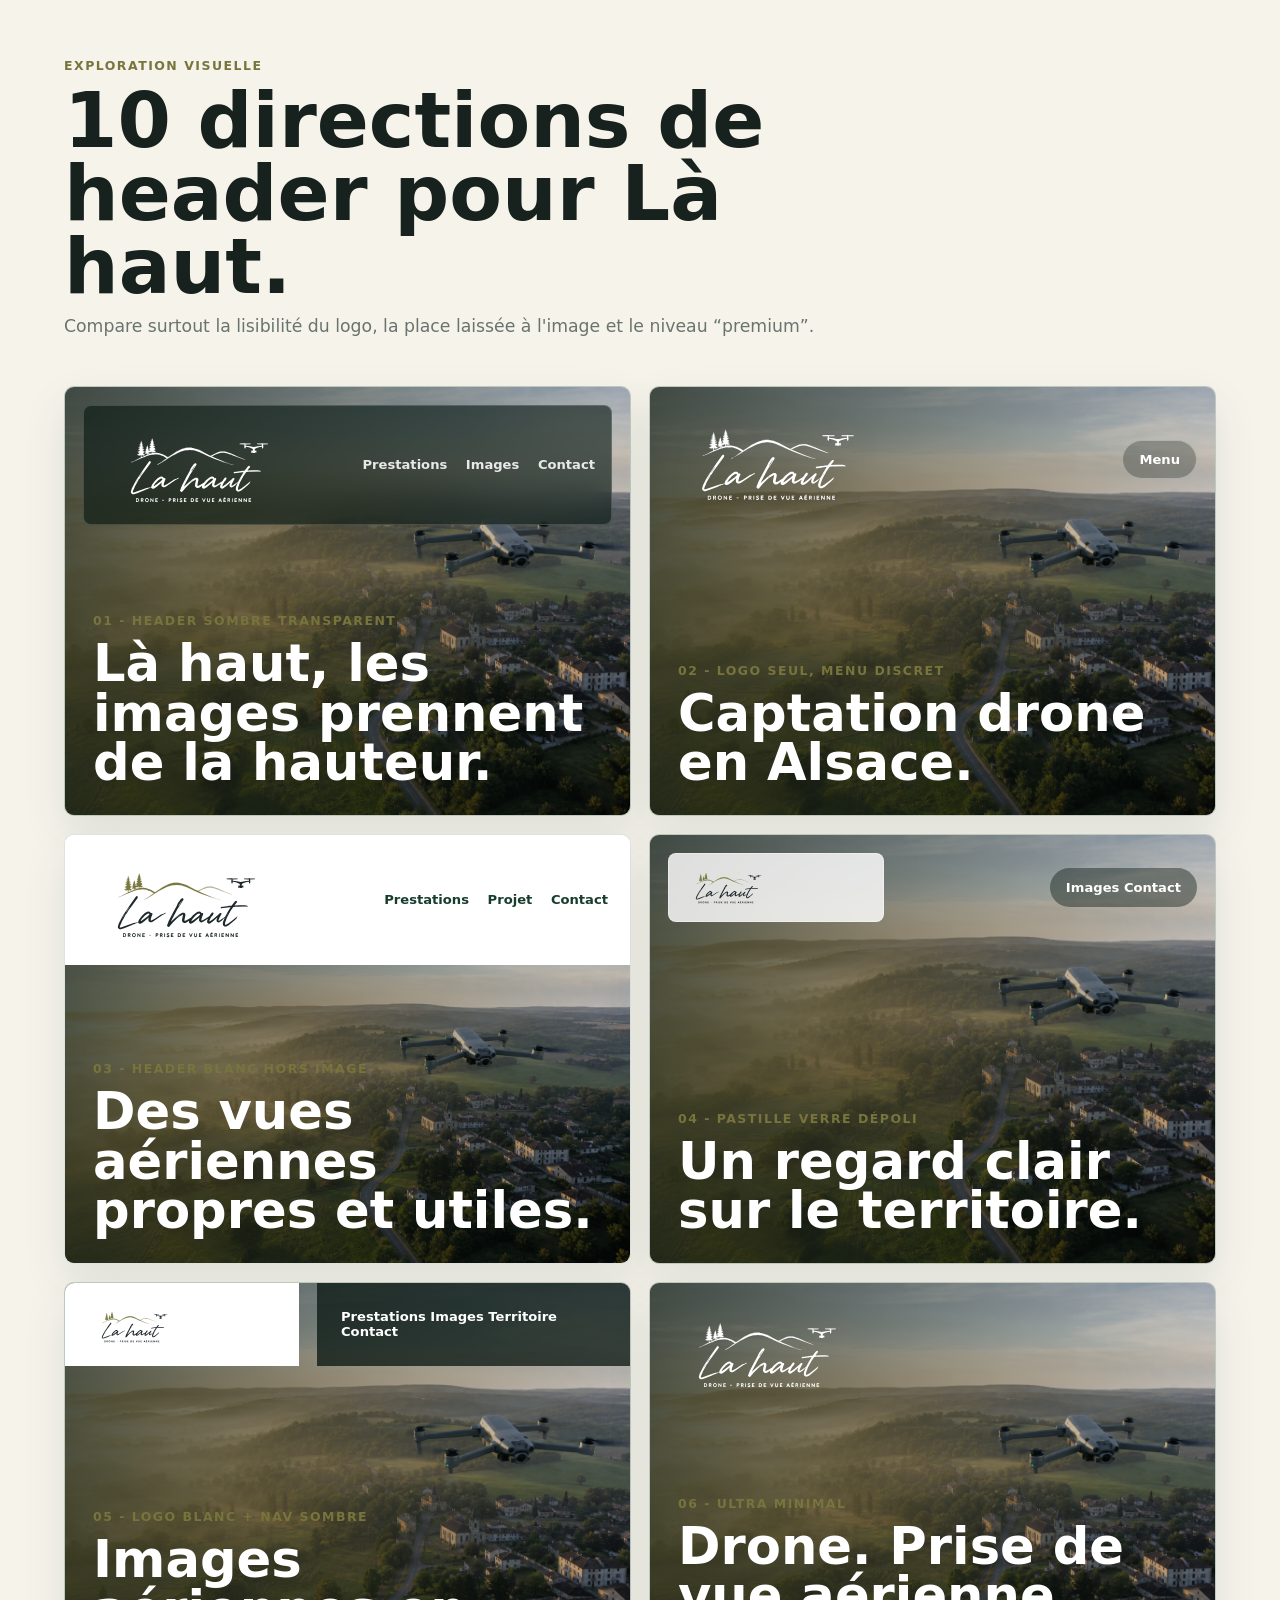
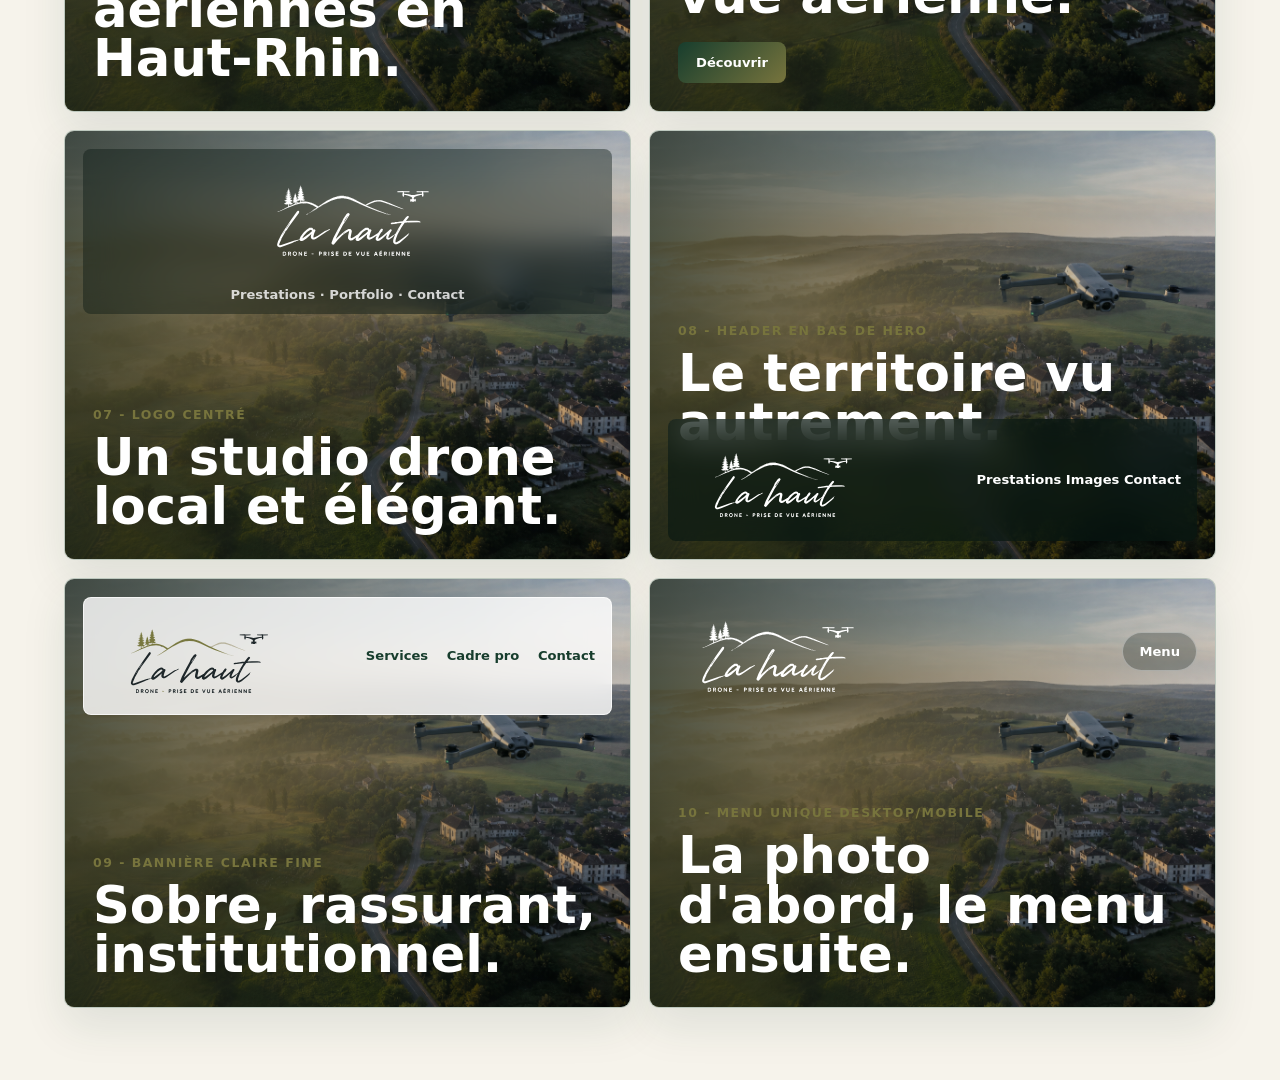
<file: maquettes.html>
<!doctype html>
<html lang="fr">
  <head>
    <meta charset="utf-8" />
    <meta name="viewport" content="width=device-width, initial-scale=1" />
    <title>Maquettes visuelles | Là haut</title>
    <link rel="stylesheet" href="maquettes.css" />
  </head>
  <body>
    <main>
      <section class="intro">
        <p>Exploration visuelle</p>
        <h1>10 directions de header pour Là haut.</h1>
        <span>Compare surtout la lisibilité du logo, la place laissée à l'image et le niveau “premium”.</span>
      </section>

      <section class="mockup-grid" aria-label="Maquettes de header">
        <article class="mockup dark-bar">
          <div class="hero-bg"></div>
          <header>
            <img src="assets/logo-la-haut.svg" alt="Là haut" />
            <nav>Prestations <span>Images</span> Contact</nav>
          </header>
          <div class="copy">
            <small>01 - Header sombre transparent</small>
            <h2>Là haut, les images prennent de la hauteur.</h2>
          </div>
        </article>

        <article class="mockup floating-logo">
          <div class="hero-bg"></div>
          <header>
            <img src="assets/logo-la-haut.svg" alt="Là haut" />
            <button>Menu</button>
          </header>
          <div class="copy">
            <small>02 - Logo seul, menu discret</small>
            <h2>Captation drone en Alsace.</h2>
          </div>
        </article>

        <article class="mockup white-top">
          <header>
            <img src="assets/logo-la-haut.svg" alt="Là haut" />
            <nav>Prestations <span>Projet</span> Contact</nav>
          </header>
          <div class="hero-bg"></div>
          <div class="copy">
            <small>03 - Header blanc hors image</small>
            <h2>Des vues aériennes propres et utiles.</h2>
          </div>
        </article>

        <article class="mockup glass-chip">
          <div class="hero-bg"></div>
          <header>
            <a><img src="assets/logo-la-haut.svg" alt="Là haut" /></a>
            <nav>Images Contact</nav>
          </header>
          <div class="copy">
            <small>04 - Pastille verre dépoli</small>
            <h2>Un regard clair sur le territoire.</h2>
          </div>
        </article>

        <article class="mockup split">
          <div class="hero-bg"></div>
          <header>
            <div><img src="assets/logo-la-haut.svg" alt="Là haut" /></div>
            <nav>Prestations Images Territoire Contact</nav>
          </header>
          <div class="copy">
            <small>05 - Logo blanc + nav sombre</small>
            <h2>Images aériennes en Haut-Rhin.</h2>
          </div>
        </article>

        <article class="mockup minimal">
          <div class="hero-bg"></div>
          <header>
            <img src="assets/logo-la-haut.svg" alt="Là haut" />
          </header>
          <div class="copy">
            <small>06 - Ultra minimal</small>
            <h2>Drone. Prise de vue aérienne.</h2>
            <button>Découvrir</button>
          </div>
        </article>

        <article class="mockup centered">
          <div class="hero-bg"></div>
          <header>
            <img src="assets/logo-la-haut.svg" alt="Là haut" />
            <nav>Prestations · Portfolio · Contact</nav>
          </header>
          <div class="copy">
            <small>07 - Logo centré</small>
            <h2>Un studio drone local et élégant.</h2>
          </div>
        </article>

        <article class="mockup bottom-nav">
          <div class="hero-bg"></div>
          <div class="copy">
            <small>08 - Header en bas de héro</small>
            <h2>Le territoire vu autrement.</h2>
          </div>
          <header>
            <img src="assets/logo-la-haut.svg" alt="Là haut" />
            <nav>Prestations Images Contact</nav>
          </header>
        </article>

        <article class="mockup pale-band">
          <div class="hero-bg"></div>
          <header>
            <img src="assets/logo-la-haut.svg" alt="Là haut" />
            <nav>Services <span>Cadre pro</span> Contact</nav>
          </header>
          <div class="copy">
            <small>09 - Bannière claire fine</small>
            <h2>Sobre, rassurant, institutionnel.</h2>
          </div>
        </article>

        <article class="mockup menu-only">
          <div class="hero-bg"></div>
          <header>
            <img src="assets/logo-la-haut.svg" alt="Là haut" />
            <button>Menu</button>
          </header>
          <div class="copy">
            <small>10 - Menu unique desktop/mobile</small>
            <h2>La photo d'abord, le menu ensuite.</h2>
          </div>
        </article>
      </section>
    </main>
  </body>
</html>
</file>
<file: maquettes.css>
:root {
  --ink: #17211d;
  --muted: #6a746e;
  --paper: #f6f3eb;
  --forest: #173d2d;
  --moss: #77743d;
  --white: #fff;
}

* {
  box-sizing: border-box;
}

body {
  margin: 0;
  color: var(--ink);
  background: var(--paper);
  font-family: Inter, ui-sans-serif, system-ui, -apple-system, BlinkMacSystemFont, "Segoe UI", Arial, sans-serif;
}

.intro {
  padding: 58px clamp(18px, 5vw, 72px) 26px;
}

.intro p,
.mockup small {
  margin: 0;
  color: var(--moss);
  font-size: 0.78rem;
  font-weight: 900;
  letter-spacing: 0.12em;
  text-transform: uppercase;
}

.intro h1 {
  max-width: 900px;
  margin: 12px 0;
  font-size: clamp(2.2rem, 6vw, 5.4rem);
  line-height: 0.95;
}

.intro span {
  color: var(--muted);
  font-size: 1.08rem;
}

.mockup-grid {
  display: grid;
  grid-template-columns: repeat(2, minmax(0, 1fr));
  gap: 18px;
  padding: 24px clamp(18px, 5vw, 72px) 72px;
}

.mockup {
  position: relative;
  min-height: 430px;
  overflow: hidden;
  border: 1px solid rgba(23, 61, 45, 0.14);
  border-radius: 10px;
  background: #d8dfd6;
  box-shadow: 0 18px 44px rgba(23, 61, 45, 0.1);
}

.hero-bg {
  position: absolute;
  inset: 0;
  background:
    linear-gradient(90deg, rgba(8, 23, 18, 0.72), rgba(8, 23, 18, 0.08)),
    url("assets/hero-drone-la-haut.png") center / cover;
}

.mockup header {
  position: relative;
  z-index: 2;
  display: flex;
  align-items: center;
  justify-content: space-between;
  gap: 18px;
  margin: 18px;
}

.mockup img {
  width: 190px;
  max-width: 48%;
}

.mockup nav,
.mockup button {
  border: 0;
  color: inherit;
  background: transparent;
  font: inherit;
  font-size: 0.82rem;
  font-weight: 900;
}

.mockup nav span {
  margin: 0 14px;
}

.copy {
  position: absolute;
  left: 28px;
  right: 28px;
  bottom: 28px;
  z-index: 2;
  color: var(--white);
}

.copy h2 {
  max-width: 560px;
  margin: 10px 0 0;
  font-size: clamp(2rem, 4vw, 4.2rem);
  line-height: 0.96;
}

.copy button {
  margin-top: 22px;
  border-radius: 8px;
  padding: 13px 18px;
  color: var(--white);
  background: linear-gradient(135deg, var(--forest), var(--moss));
}

.dark-bar header {
  border: 1px solid rgba(255, 255, 255, 0.16);
  border-radius: 8px;
  padding: 10px 16px;
  color: rgba(255, 255, 255, 0.88);
  background: rgba(8, 23, 18, 0.62);
  backdrop-filter: blur(16px);
}

.dark-bar header img,
.bottom-nav header img,
.menu-only header img {
  filter: brightness(0) invert(1);
}

.floating-logo header img {
  width: 210px;
  filter: brightness(0) invert(1) drop-shadow(0 8px 18px rgba(0, 0, 0, 0.3));
}

.floating-logo header button,
.menu-only header button {
  border: 1px solid rgba(255, 255, 255, 0.34);
  border-radius: 999px;
  padding: 11px 16px;
  color: var(--white);
  background: rgba(8, 23, 18, 0.28);
}

.white-top {
  background: var(--white);
}

.white-top .hero-bg {
  top: 88px;
}

.white-top header {
  margin: 0;
  padding: 16px 22px;
  color: var(--forest);
  background: var(--white);
}

.glass-chip header a {
  border: 1px solid rgba(255, 255, 255, 0.36);
  border-radius: 8px;
  padding: 8px 12px;
  background: rgba(255, 255, 255, 0.82);
  backdrop-filter: blur(14px);
}

.glass-chip header nav {
  border-radius: 999px;
  padding: 12px 16px;
  color: var(--white);
  background: rgba(8, 23, 18, 0.42);
}

.split header {
  margin: 0;
}

.split header div {
  align-self: stretch;
  display: flex;
  align-items: center;
  padding: 18px 22px;
  background: var(--white);
}

.split header nav {
  flex: 1;
  align-self: stretch;
  display: flex;
  align-items: center;
  justify-content: flex-end;
  padding: 0 24px;
  color: var(--white);
  background: rgba(8, 23, 18, 0.76);
}

.minimal header {
  justify-content: flex-start;
}

.minimal header img {
  filter: brightness(0) invert(1);
}

.centered header {
  flex-direction: column;
  justify-content: center;
  border-radius: 8px;
  padding: 12px 16px;
  color: rgba(255, 255, 255, 0.8);
  background: rgba(8, 23, 18, 0.42);
  backdrop-filter: blur(14px);
}

.centered header img {
  width: 210px;
  filter: brightness(0) invert(1);
}

.bottom-nav header {
  position: absolute;
  left: 18px;
  right: 18px;
  bottom: 18px;
  margin: 0;
  border-radius: 8px;
  padding: 12px 16px;
  color: var(--white);
  background: rgba(8, 23, 18, 0.62);
  backdrop-filter: blur(16px);
}

.bottom-nav .copy {
  bottom: 112px;
}

.pale-band header {
  border: 1px solid rgba(255, 255, 255, 0.7);
  border-radius: 8px;
  padding: 9px 16px;
  color: var(--forest);
  background: rgba(255, 255, 255, 0.82);
  backdrop-filter: blur(12px);
}

.menu-only header {
  color: var(--white);
}

.menu-only header img {
  width: 210px;
}

@media (max-width: 900px) {
  .mockup-grid {
    grid-template-columns: 1fr;
  }
}

@media (max-width: 560px) {
  .mockup {
    min-height: 520px;
  }

  .mockup header {
    align-items: flex-start;
  }

  .mockup nav {
    display: none;
  }

  .mockup img {
    width: 160px;
  }
}
</file>
